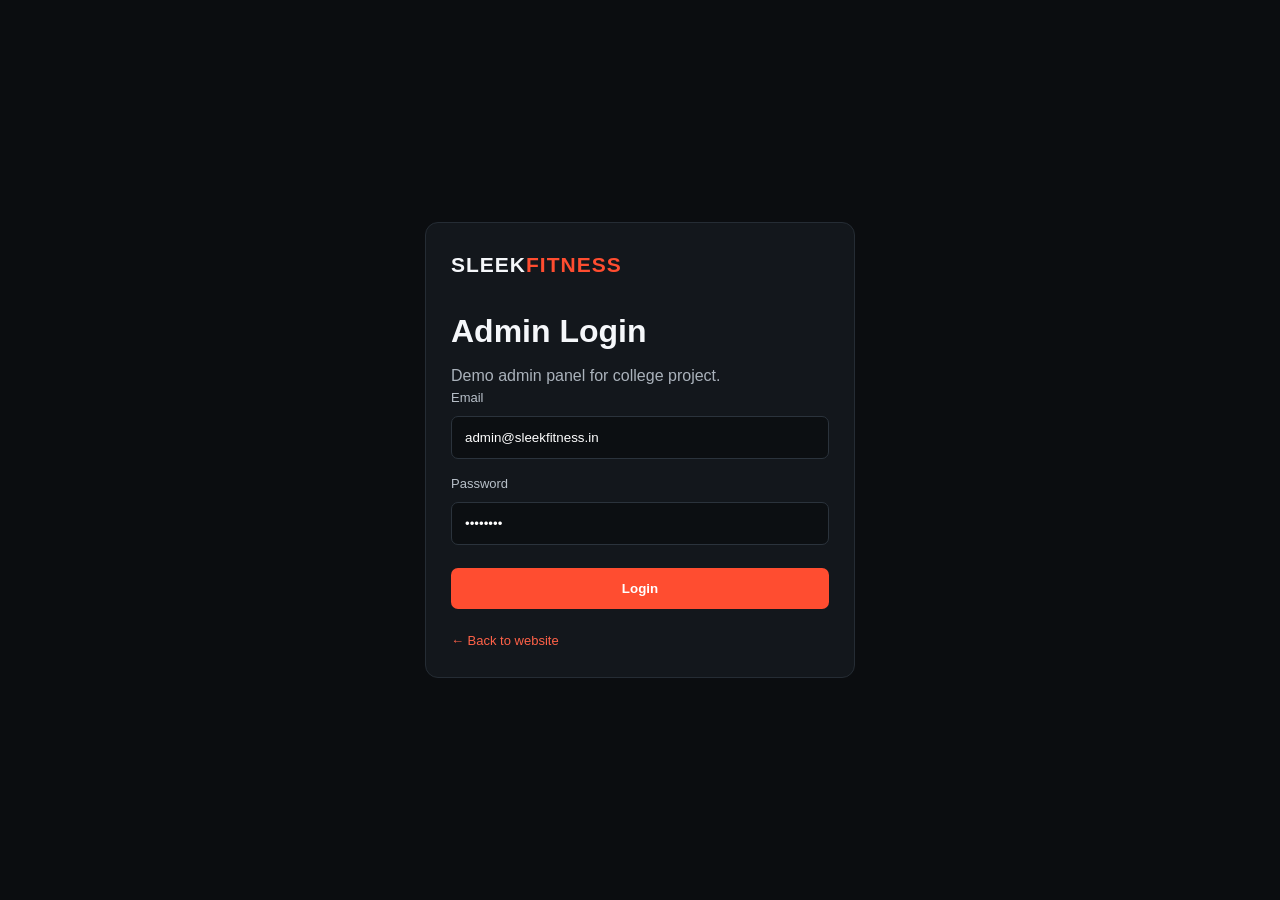
<file: sleek-fitness-complete/admin.html>
<!DOCTYPE html>
<html lang="en">

<head>

  
    <meta charset="UTF-8">

   
    <meta name="viewport"
          content="width=device-width, initial-scale=1.0">

    
    <title>Admin Dashboard | Sleek Fitness</title>

  
    <link rel="stylesheet" href="style.css">

</head>


<body class="admin-page">


  

    <aside class="sidebar">

       
        <a class="logo" href="index.html">
            SLEEK<span>FITNESS</span>
        </a>

      
        <a href="#dashboard">
            Dashboard
        </a>

     
        <a href="plans.html">
            Memberships
        </a>

      
        <a href="trainers.html">
            Trainers
        </a>

      
        <a href="reviews.html">
            Reviews
        </a>

      
        <button id="logout">
            Logout
        </button>

    </aside>


    

    <main class="admin-main">

        
        <p class="tag">
            ADMIN PANEL
        </p>

       
        <h1>
            Dashboard
        </h1>


      

        <div class="admin-cards">


           
            <div class="card">

                <b>
                    128
                </b>

                <span>
                    Total Members
                </span>

            </div>


          
            <div class="card">

                <b>
                    3
                </b>

                <span>
                    Active Plans
                </span>

            </div>


           
            <div class="card">

                <b>
                    864
                </b>

                <span>
                    Monthly Visits
                </span>

            </div>


           
            <div class="card">

                <b>
                    4.9 ★
                </b>

                <span>
                    Rating
                </span>

            </div>

        </div>


       

        <div class="card table-card">

            <h2>
                Recent Members
            </h2>


            <table>

           
                <tr>

                    <th>
                        Name
                    </th>

                    <th>
                        Plan
                    </th>

                    <th>
                        Status
                    </th>

                </tr>


             
                <tr>

                    <td>
                        Arun
                    </td>

                    <td>
                        Pro
                    </td>

                    <td>
                        Active
                    </td>

                </tr>


             
                <tr>

                    <td>
                        Priya
                    </td>

                    <td>
                        Elite
                    </td>

                    <td>
                        Active
                    </td>

                </tr>


                
                <tr>

                    <td>
                        Rahul
                    </td>

                    <td>
                        Basic
                    </td>

                    <td>
                        Active
                    </td>

                </tr>

            </table>

        </div>


       

        

    </main>


   
    <script src="script.js"></script>

</body>

</html>
</file>
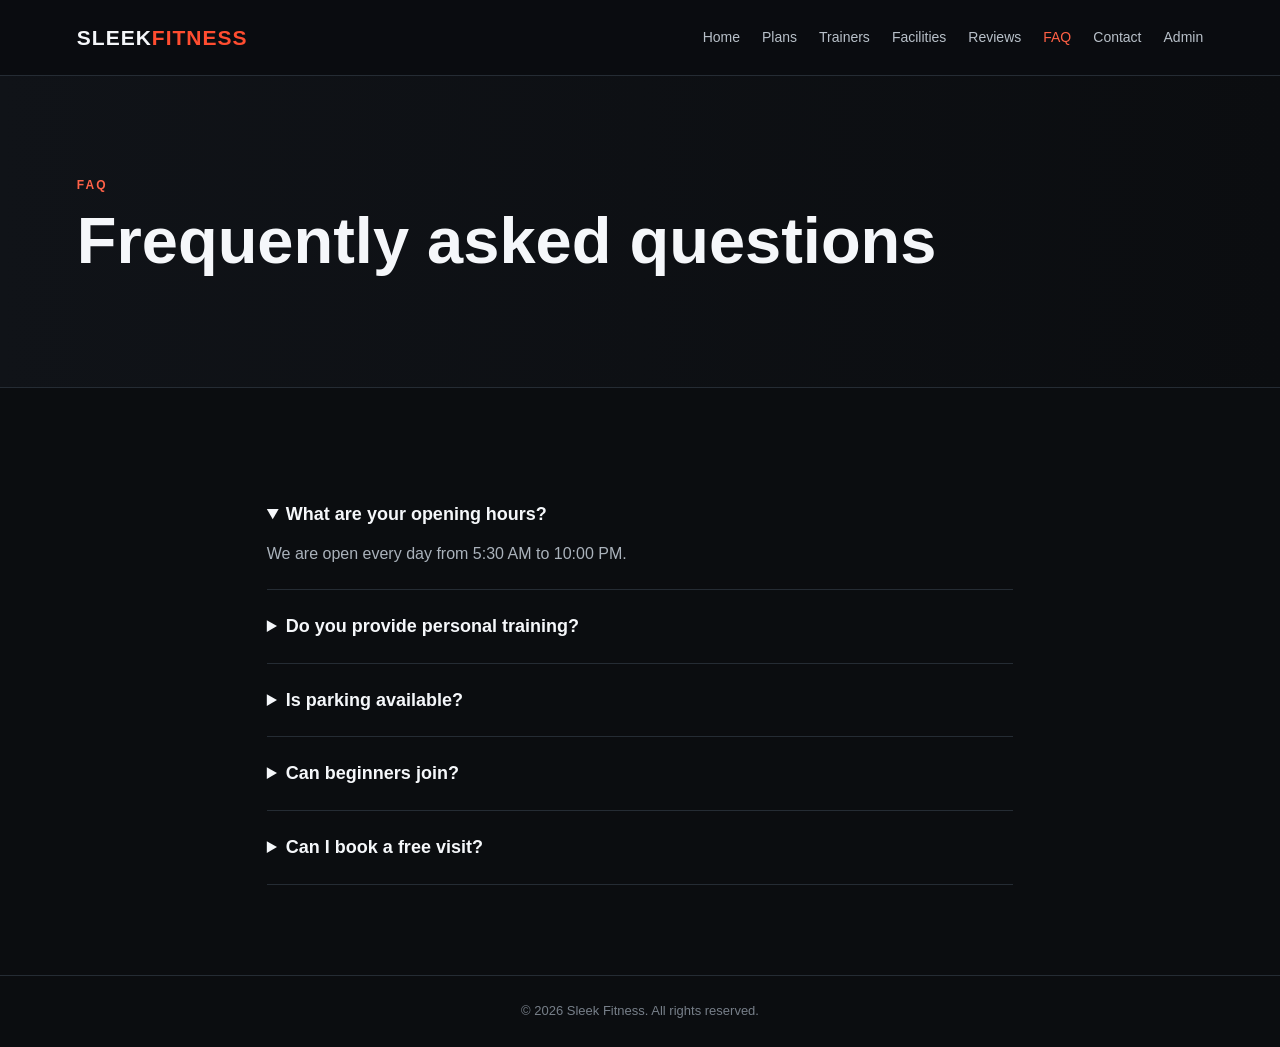
<file: sleek-fitness-complete/faq.html>
<!DOCTYPE html>
<html lang="en">

<head>
    <meta charset="UTF-8">
    <meta name="viewport" content="width=device-width, initial-scale=1.0">
    <title>FAQ | Sleek Fitness</title>
    <link rel="stylesheet" href="style.css">
</head>

<body>

    <header class="header">

        <a class="logo" href="index.html">
            SLEEK<span>FITNESS</span>
        </a>

        <button class="menu-btn" id="menuBtn">
            ☰
        </button>

        <nav id="nav">

            <a href="index.html">
                Home
            </a>

            <a href="plans.html">
                Plans
            </a>

            <a href="trainers.html">
                Trainers
            </a>

            <a href="facilities.html">
                Facilities
            </a>

            <a href="reviews.html">
                Reviews
            </a>

            <a class="active" href="faq.html">
                FAQ
            </a>

            <a href="contact.html">
                Contact
            </a>

            <a href="login.html">
                Admin
            </a>

        </nav>

    </header>


    <section class="page-hero">

        <p class="tag">
            FAQ
        </p>

        <h1>
            Frequently asked questions
        </h1>

    </section>


    <section class="section faq">

        <details open>

            <summary>
                What are your opening hours?
            </summary>

            <p>
                We are open every day from
                5:30 AM to 10:00 PM.
            </p>

        </details>


        <details>

            <summary>
                Do you provide personal training?
            </summary>

            <p>
                Yes. Personal training is available
                with selected membership plans.
            </p>

        </details>


        <details>

            <summary>
                Is parking available?
            </summary>

            <p>
                Yes, parking is available for
                members and visitors.
            </p>

        </details>


        <details>

            <summary>
                Can beginners join?
            </summary>

            <p>
                Absolutely. Our trainers can help
                beginners learn equipment and build
                a safe routine.
            </p>

        </details>


        <details>

            <summary>
                Can I book a free visit?
            </summary>

            <p>
                Yes. Use the Contact page and submit
                the free-visit form.
            </p>

        </details>

    </section>


    <footer>

        © <span class="year"></span>
        Sleek Fitness. All rights reserved.

    </footer>


    <script src="script.js"></script>

</body>

</html>
</file>
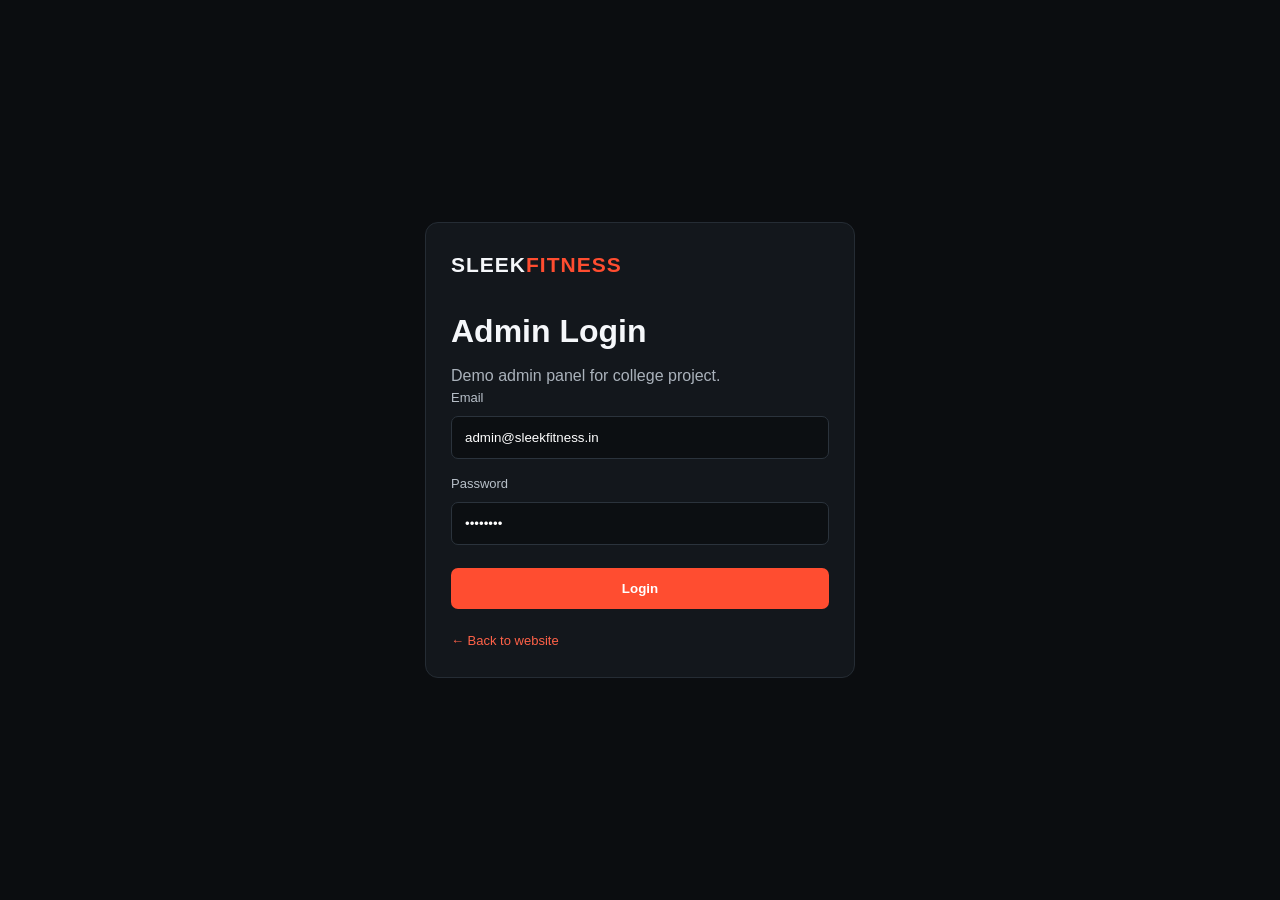
<file: sleek-fitness-complete/login.html>
<!DOCTYPE html>
<html lang="en">

<head>

    <meta charset="UTF-8">

    <meta name="viewport"
          content="width=device-width, initial-scale=1.0">

    <title>Admin Login | Sleek Fitness</title>

    <link rel="stylesheet" href="style.css">

</head>

<body class="login-page">

    <div class="login-box card">

        <a class="logo" href="index.html">
            SLEEK<span>FITNESS</span>
        </a>

        <h1>
            Admin Login
        </h1>

        <p>
            Demo admin panel for college project.
        </p>

        <form id="loginForm">

            <label>
                Email

                <input
                    id="adminEmail"
                    type="email"
                    required
                    value="admin@sleekfitness.in">
            </label>

            <label>
                Password

                <input
                    id="adminPassword"
                    type="password"
                    required
                    value="admin123">
            </label>

            <button
                class="btn"
                type="submit">

                Login

            </button>

            <p id="loginMsg"></p>

        </form>

        <a href="index.html">
            ← Back to website
        </a>

    </div>

    <script src="script.js"></script>

</body>

</html>
</file>
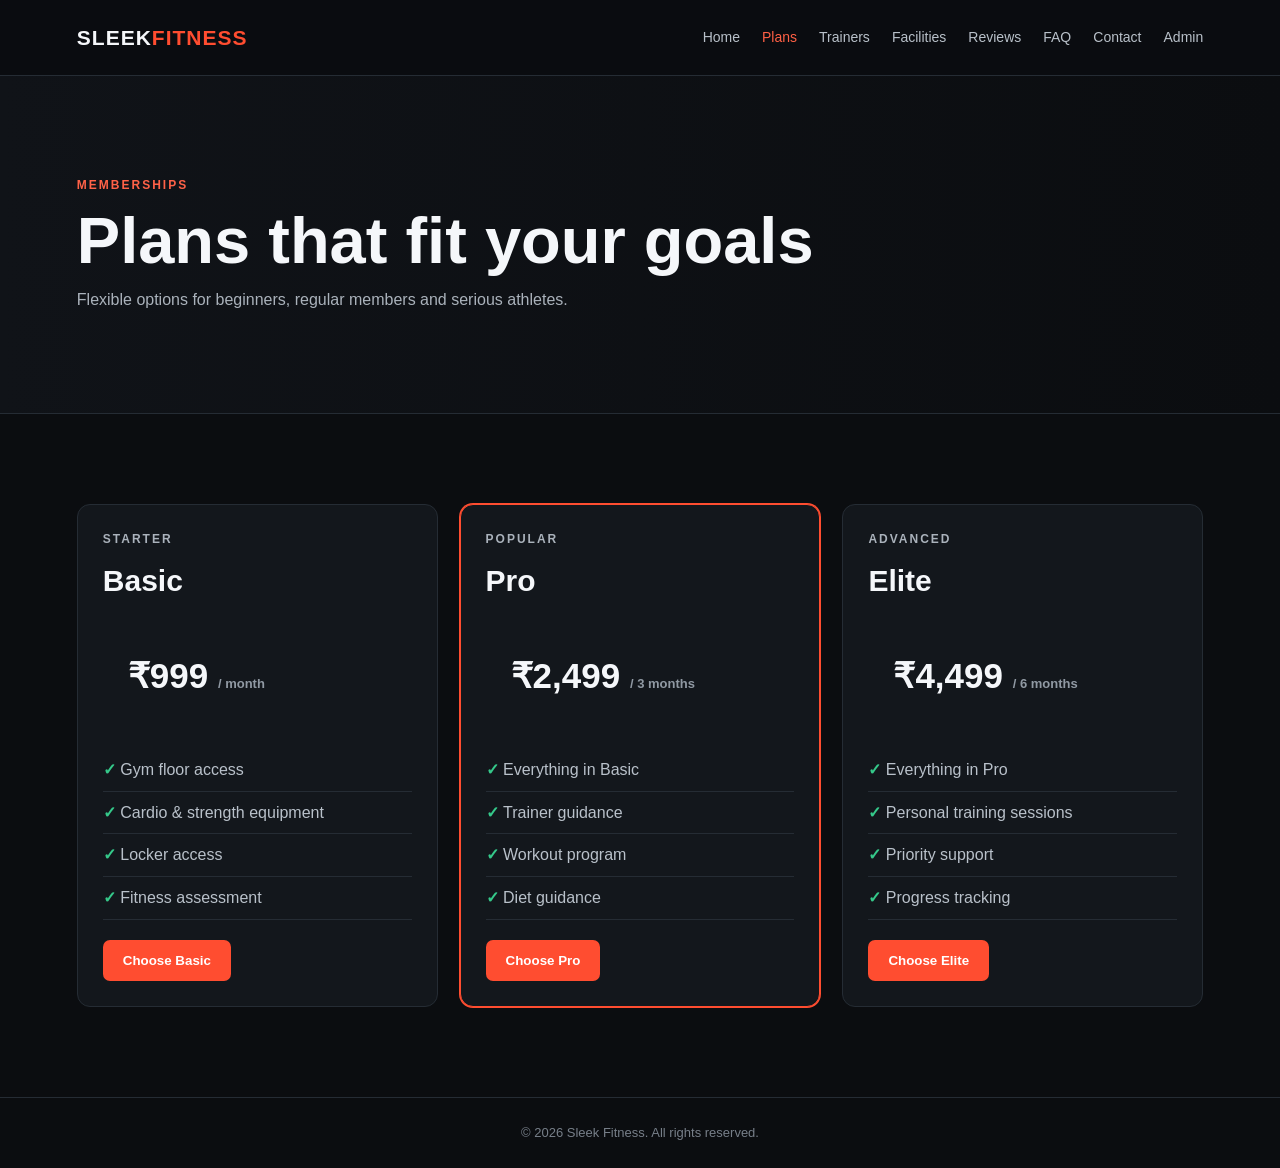
<file: sleek-fitness-complete/plans.html>
<!DOCTYPE html>
<html lang="en">

<head>

    <meta charset="UTF-8">

    <meta name="viewport"
          content="width=device-width, initial-scale=1.0">

    <title>Membership Plans | Sleek Fitness</title>

    <link rel="stylesheet" href="style.css">

</head>

<body>


    <header class="header">

        <a class="logo" href="index.html">
            SLEEK<span>FITNESS</span>
        </a>

        <button class="menu-btn" id="menuBtn">
            ☰
        </button>

        <nav id="nav">

            <a href="index.html">
                Home
            </a>

            <a class="active" href="plans.html">
                Plans
            </a>

            <a href="trainers.html">
                Trainers
            </a>

            <a href="facilities.html">
                Facilities
            </a>

            <a href="reviews.html">
                Reviews
            </a>

            <a href="faq.html">
                FAQ
            </a>

            <a href="contact.html">
                Contact
            </a>

            <a href="login.html">
                Admin
            </a>

        </nav>

    </header>


    <section class="page-hero">

        <p class="tag">
            MEMBERSHIPS
        </p>

        <h1>
            Plans that fit your goals
        </h1>

        <p>
            Flexible options for beginners,
            regular members and serious athletes.
        </p>

    </section>


    <section class="section">

        <div class="grid three">


            <!-- BASIC PLAN -->

            <article class="plan card">

                <p class="tag">
                    STARTER
                </p>

                <h2>
                    Basic
                </h2>

                <div class="price">
                    ₹999
                    <small>/ month</small>
                </div>

                <ul>

                    <li>
                        Gym floor access
                    </li>

                    <li>
                        Cardio &amp; strength equipment
                    </li>

                    <li>
                        Locker access
                    </li>

                    <li>
                        Fitness assessment
                    </li>

                </ul>

                <button
                    class="btn plan-btn"
                    data-plan="Basic">

                    Choose Basic

                </button>

            </article>


            <!-- PRO PLAN -->

            <article class="plan card featured">

                <p class="tag">
                    POPULAR
                </p>

                <h2>
                    Pro
                </h2>

                <div class="price">
                    ₹2,499
                    <small>/ 3 months</small>
                </div>

                <ul>

                    <li>
                        Everything in Basic
                    </li>

                    <li>
                        Trainer guidance
                    </li>

                    <li>
                        Workout program
                    </li>

                    <li>
                        Diet guidance
                    </li>

                </ul>

                <button
                    class="btn plan-btn"
                    data-plan="Pro">

                    Choose Pro

                </button>

            </article>


            <!-- ELITE PLAN -->

            <article class="plan card">

                <p class="tag">
                    ADVANCED
                </p>

                <h2>
                    Elite
                </h2>

                <div class="price">
                    ₹4,499
                    <small>/ 6 months</small>
                </div>

                <ul>

                    <li>
                        Everything in Pro
                    </li>

                    <li>
                        Personal training sessions
                    </li>

                    <li>
                        Priority support
                    </li>

                    <li>
                        Progress tracking
                    </li>

                </ul>

                <button
                    class="btn plan-btn"
                    data-plan="Elite">

                    Choose Elite

                </button>

            </article>


        </div>

    </section>


    <footer>

        © <span class="year"></span>
        Sleek Fitness. All rights reserved.

    </footer>


    <script src="script.js"></script>

</body>

</html>
</file>
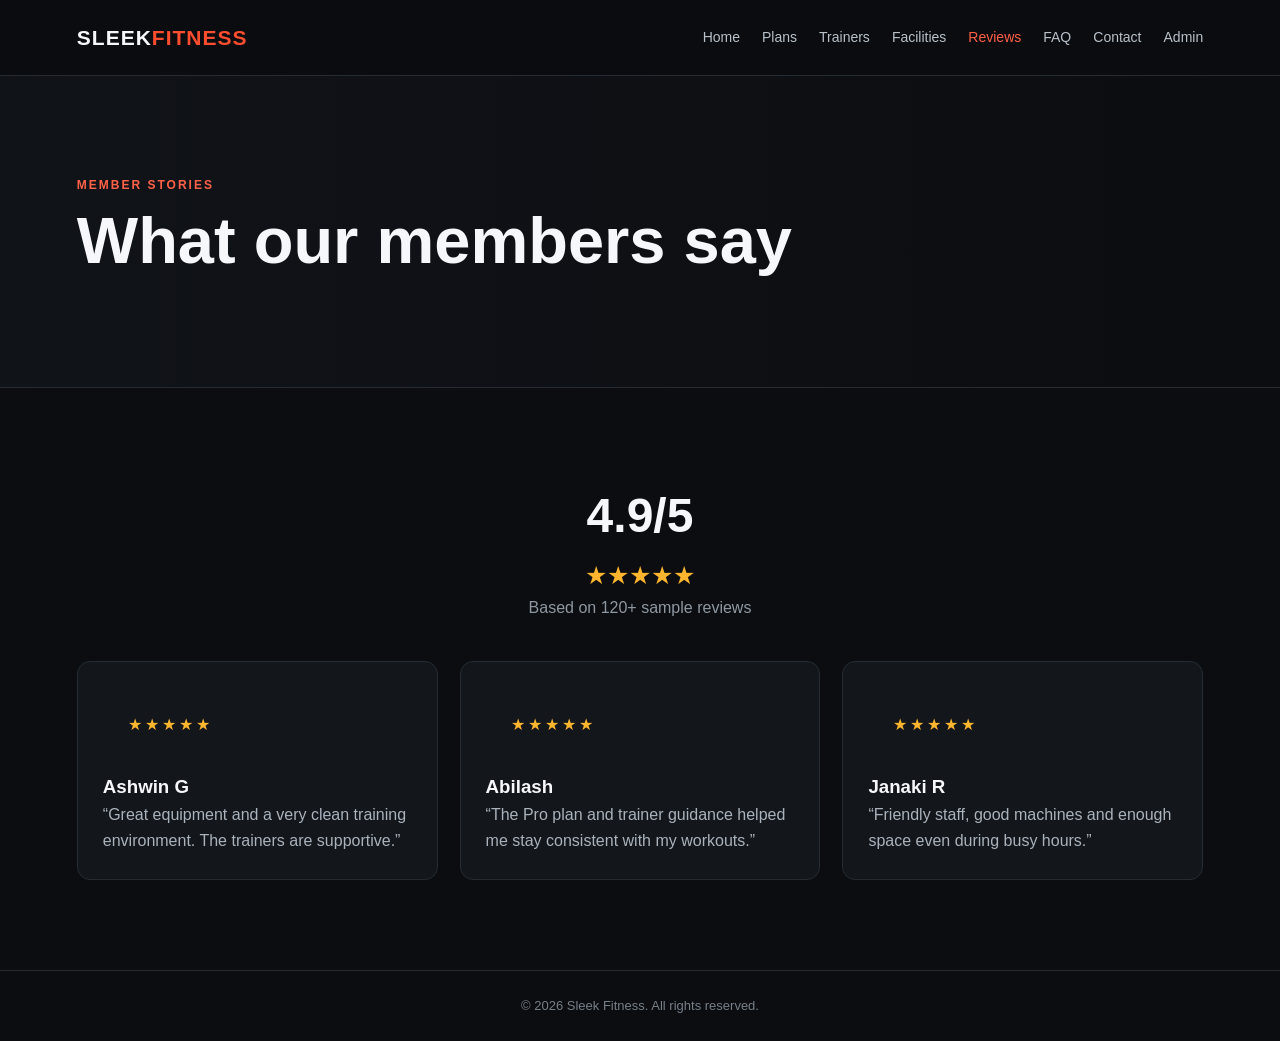
<file: sleek-fitness-complete/reviews.html>
<!DOCTYPE html>
<html lang="en">

<head>

    <meta charset="UTF-8">

    <meta name="viewport"
          content="width=device-width, initial-scale=1.0">

    <title>Reviews | Sleek Fitness</title>

    <link rel="stylesheet" href="style.css">

</head>

<body>


    <header class="header">

        <a class="logo" href="index.html">
            SLEEK<span>FITNESS</span>
        </a>

        <button class="menu-btn" id="menuBtn">
            ☰
        </button>

        <nav id="nav">

            <a href="index.html">
                Home
            </a>

            <a href="plans.html">
                Plans
            </a>

            <a href="trainers.html">
                Trainers
            </a>

            <a href="facilities.html">
                Facilities
            </a>

            <a class="active" href="reviews.html">
                Reviews
            </a>

            <a href="faq.html">
                FAQ
            </a>

            <a href="contact.html">
                Contact
            </a>

            <a href="login.html">
                Admin
            </a>

        </nav>

    </header>


    <section class="page-hero">

        <p class="tag">
            MEMBER STORIES
        </p>

        <h1>
            What our members say
        </h1>

      

    </section>


    <section class="section">


        <div class="review-score">

            <b>
                4.9/5
            </b>

            <span>
                ★★★★★
            </span>

            <p>
                Based on 120+ sample reviews
            </p>

        </div>


        <div class="grid three">


            <article class="card">

                <div class="stars">
                    ★★★★★
                </div>

                <h3>
                    Ashwin G
                </h3>

                <p>
                    “Great equipment and a very clean
                    training environment. The trainers
                    are supportive.”
                </p>

            </article>


            <article class="card">

                <div class="stars">
                    ★★★★★
                </div>

                <h3>
                    Abilash
                </h3>

                <p>
                    “The Pro plan and trainer guidance
                    helped me stay consistent with
                    my workouts.”
                </p>

            </article>


            <article class="card">

                <div class="stars">
                    ★★★★★
                </div>

                <h3>
                    Janaki R
                </h3>

                <p>
                    “Friendly staff, good machines and
                    enough space even during busy hours.”
                </p>

            </article>


        </div>

    </section>


    <footer>

        © <span class="year"></span>
        Sleek Fitness. All rights reserved.

    </footer>


    <script src="script.js"></script>

</body>

</html>
</file>
<file: sleek-fitness-complete/style.css>
* {
    box-sizing: border-box;
    margin: 0;
    padding: 0;
}

html {
    scroll-behavior: smooth;
}

body {
    font-family: Arial, Helvetica, sans-serif;
    background: #0b0d10;
    color: #f5f7fa;
    line-height: 1.6;
}

a {
    text-decoration: none;
    color: inherit;
}




.header {
    height: 76px;
    display: flex;
    align-items: center;
    justify-content: space-between;
    padding: 0 6%;
    background: #0b0d10ef;
    border-bottom: 1px solid #252c34;
    position: sticky;
    top: 0;
    z-index: 20;
}

.logo {
    font-weight: 900;
    font-size: 21px;
    letter-spacing: 1px;
}

.logo span {
    color: #ff4d30;
}

.header nav {
    display: flex;
    gap: 22px;
    align-items: center;
}

.header nav a {
    color: #b8c0c9;
    font-size: 14px;
}

.header nav a:hover,
.header nav .active {
    color: #ff6045;
}

.menu-btn {
    display: none;
    background: none;
    border: 0;
    color: #fff;
    font-size: 25px;
}




.hero {
    min-height: 680px;
    display: flex;
    align-items: center;
    padding: 70px 6%;

    background:
        linear-gradient(
            90deg,
            rgba(5, 7, 9, .97) 0%,
            rgba(5, 7, 9, .82) 40%,
            rgba(5, 7, 9, .18) 100%
        ),
        url("https://images.unsplash.com/photo-1534438327276-14e5300c3a48?auto=format&fit=crop&w=1800&q=85")
        center / cover;
}

.hero-content {
    max-width: 700px;
}

.tag {
    color: #ff6248;
    font-size: 12px;
    font-weight: 800;
    letter-spacing: 2px;
}

.hero h1 {
    font-size: clamp(48px, 7vw, 82px);
    line-height: 1.02;
    margin: 15px 0;
}

.hero h1 span {
    color: #ff4d30;
}

.hero p:not(.tag) {
    color: #c0c7cf;
    max-width: 600px;
    font-size: 18px;
}




.buttons {
    display: flex;
    gap: 12px;
    flex-wrap: wrap;
    margin-top: 28px;
}

.btn {
    display: inline-block;
    border: 0;
    background: #ff4d30;
    color: white;
    padding: 13px 20px;
    border-radius: 7px;
    font-weight: 800;
    cursor: pointer;
}

.btn:hover {
    background: #ff694e;
}

.btn.outline {
    background: transparent;
    border: 1px solid #68717b;
}




.section,
.dark-section {
    padding: 90px 6%;
}

.dark-section {
    background: #0f1216;
}

.section-title {
    max-width: 700px;
    margin-bottom: 40px;
}

.section-title h2,
.cta h2 {
    font-size: 42px;
    line-height: 1.1;
    margin-top: 8px;
}




.stats {
    display: grid;
    grid-template-columns: repeat(4, 1fr);
    gap: 15px;
    margin-bottom: 40px;
}

.stats div {
    padding: 24px;
    border: 1px solid #252c34;
    background: #11151a;
    border-radius: 12px;
}

.stats b {
    display: block;
    font-size: 30px;
}

.stats span {
    color: #9ba4ae;
    font-size: 13px;
}




.grid {
    display: grid;
    gap: 22px;
}

.three {
    grid-template-columns: repeat(3, 1fr);
}

.four {
    grid-template-columns: repeat(4, 1fr);
}




.card {
    background: #13171c;
    border: 1px solid #252c34;
    border-radius: 13px;
    overflow: hidden;
}

.card > div,
.plan,
.trainer,
.card:not(.image-card) {
    padding: 25px;
}

.image-card img,
.trainer img {
    width: 100%;
    height: 230px;
    object-fit: cover;
    display: block;
}

.image-card h3 {
    margin-bottom: 5px;
}

.card p {
    color: #aab2bb;
}




.photo-tile {
    position: relative;
    overflow: hidden;
    border-radius: 13px;
    min-height: 260px;
}

.photo-tile img {
    width: 100%;
    height: 280px;
    object-fit: cover;
    display: block;
    filter: brightness(.68);
}

.photo-tile h3 {
    position: absolute;
    left: 20px;
    bottom: 18px;
    font-size: 22px;
}




.cta {
    text-align: center;
    padding: 90px 6%;
    background: linear-gradient(
        135deg,
        #171b20,
        #0b0d10
    );
}

.cta p {
    color: #9ba4ae;
    margin: 10px 0 25px;
}




footer {
    border-top: 1px solid #252c34;
    text-align: center;
    color: #777f89;
    padding: 25px 6%;
    font-size: 13px;
}




.page-hero {
    padding: 100px 6%;
    background: linear-gradient(
        90deg,
        #101318,
        #0b0d10
    );
    border-bottom: 1px solid #252c34;
}

.page-hero h1 {
    font-size: clamp(40px, 6vw, 65px);
    line-height: 1.05;
    margin: 12px 0;
}

.page-hero p:not(.tag) {
    color: #aab2bb;
}




.plan {
    position: relative;
}

.plan h2 {
    font-size: 30px;
    margin: 8px 0;
}

.plan.featured {
    border-color: #ff4d30;
    box-shadow: 0 0 0 1px #ff4d30;
}

.price {
    font-size: 35px;
    font-weight: 900;
    margin: 18px 0;
}

.price small {
    font-size: 13px;
    color: #9099a3;
}

.plan ul {
    list-style: none;
    margin: 20px 0;
}

.plan li {
    padding: 8px 0;
    border-bottom: 1px solid #252c34;
    color: #b9c1ca;
}

.plan li::before {
    content: "✓ ";
    color: #35c98a;
    font-weight: bold;
}




.trainer h2 {
    margin-top: 18px;
}

.trainer p {
    color: #ff654c !important;
}

.trainer span {
    font-size: 13px;
    color: #8e97a1;
}




.stars {
    color: #ffb52e;
    letter-spacing: 3px;
    margin-bottom: 10px;
}

.review-score {
    text-align: center;
    margin-bottom: 40px;
}

.review-score b {
    font-size: 48px;
    display: block;
}

.review-score span {
    color: #ffb52e;
    font-size: 25px;
}

.review-score p {
    color: #8f98a2;
}




.faq {
    max-width: 900px;
    margin: auto;
}

.faq details {
    border-bottom: 1px solid #252c34;
    padding: 22px 0;
}

.faq summary {
    cursor: pointer;
    font-size: 18px;
    font-weight: bold;
}

.faq details p {
    padding-top: 12px;
    color: #aab2bb;
}




.contact-grid {
    display: grid;
    grid-template-columns: 1fr 1fr;
    gap: 45px;
}

.contact-grid h2 {
    font-size: 35px;
    margin-bottom: 20px;
}

.contact-grid > div > p {
    margin: 15px 0;
    color: #b5bdc6;
}

.contact-img {
    width: 100%;
    height: 300px;
    object-fit: cover;
    border-radius: 13px;
    margin-top: 15px;
}




.form {
    padding: 28px;
}

.form label,
.login-box label {
    display: block;
    margin-bottom: 15px;
    font-size: 13px;
    color: #b8c0c9;
}

.form input,
.form select,
.form textarea,
.login-box input {
    width: 100%;
    margin-top: 7px;
    background: #0c0f12;
    border: 1px solid #2b333c;
    color: #fff;
    padding: 13px;
    border-radius: 7px;
    outline: none;
}

.form input:focus,
.form select:focus,
.form textarea:focus,
.login-box input:focus {
    border-color: #ff4d30;
}




.login-page {
    min-height: 100vh;
    display: grid;
    place-items: center;
    padding: 25px;
}

.login-box {
    width: min(430px, 100%);
    padding: 35px;
}

.login-box h1 {
    margin: 25px 0 5px;
}

.login-box .btn {
    width: 100%;
    margin: 8px 0 18px;
}

.login-box a:last-child {
    font-size: 13px;
    color: #ff6248;
}


/* ADMIN */

.admin-page {
    display: flex;
    min-height: 100vh;
}

.sidebar {
    width: 240px;
    background: #101419;
    border-right: 1px solid #252c34;
    padding: 30px 20px;

    display: flex;
    flex-direction: column;
    gap: 8px;
}

.sidebar > a:not(.logo),
.sidebar button {
    padding: 12px;
    color: #aab2bb;
    background: none;
    border: 0;
    text-align: left;
    cursor: pointer;
    border-radius: 7px;
}

.sidebar > a:not(.logo):hover,
.sidebar button:hover {
    background: #1a1f25;
    color: white;
}

.admin-main {
    padding: 50px;
    flex: 1;
}

.admin-main h1 {
    font-size: 45px;
    margin: 5px 0 30px;
}

.admin-cards {
    display: grid;
    grid-template-columns: repeat(4, 1fr);
    gap: 18px;
    margin-bottom: 25px;
}

.admin-cards .card {
    padding: 25px;
}

.admin-cards b {
    font-size: 30px;
    display: block;
}

.admin-cards span {
    color: #89929d;
}

.table-card {
    padding: 25px;
}

.table-card table {
    width: 100%;
    border-collapse: collapse;
    margin-top: 15px;
}

.table-card th,
.table-card td {
    text-align: left;
    padding: 13px;
    border-bottom: 1px solid #252c34;
}

.table-card th {
    color: #ff6248;
}

.note {
    color: #7f8892;
    font-size: 13px;
    margin-top: 15px;
}




@media (max-width: 850px) {

    .menu-btn {
        display: block;
    }

    .header nav {
        display: none;
        position: absolute;
        top: 76px;
        left: 0;
        right: 0;
        background: #0b0d10;
        padding: 20px 6%;
        flex-direction: column;
        align-items: flex-start;
    }

    .header nav.open {
        display: flex;
    }

    .three,
    .four,
    .stats,
    .admin-cards {
        grid-template-columns: 1fr 1fr;
    }

    .contact-grid {
        grid-template-columns: 1fr;
    }

    .admin-page {
        display: block;
    }

    .sidebar {
        width: 100%;
        flex-direction: row;
        flex-wrap: wrap;
    }

    .sidebar .logo {
        width: 100%;
    }

    .admin-main {
        padding: 30px;
    }
}




@media (max-width: 560px) {

    .hero {
        min-height: 600px;
    }

    .section,
    .dark-section {
        padding: 65px 5%;
    }

    .three,
    .four,
    .stats,
    .admin-cards {
        grid-template-columns: 1fr;
    }

    .hero h1 {
        font-size: 48px;
    }

    .section-title h2 {
        font-size: 34px;
    }

    .page-hero {
        padding: 75px 5%;
    }

    .contact-grid {
        gap: 25px;
    }

    .admin-main {
        padding: 25px;
    }

    .table-card {
        overflow: auto;
    }
}
</file>
